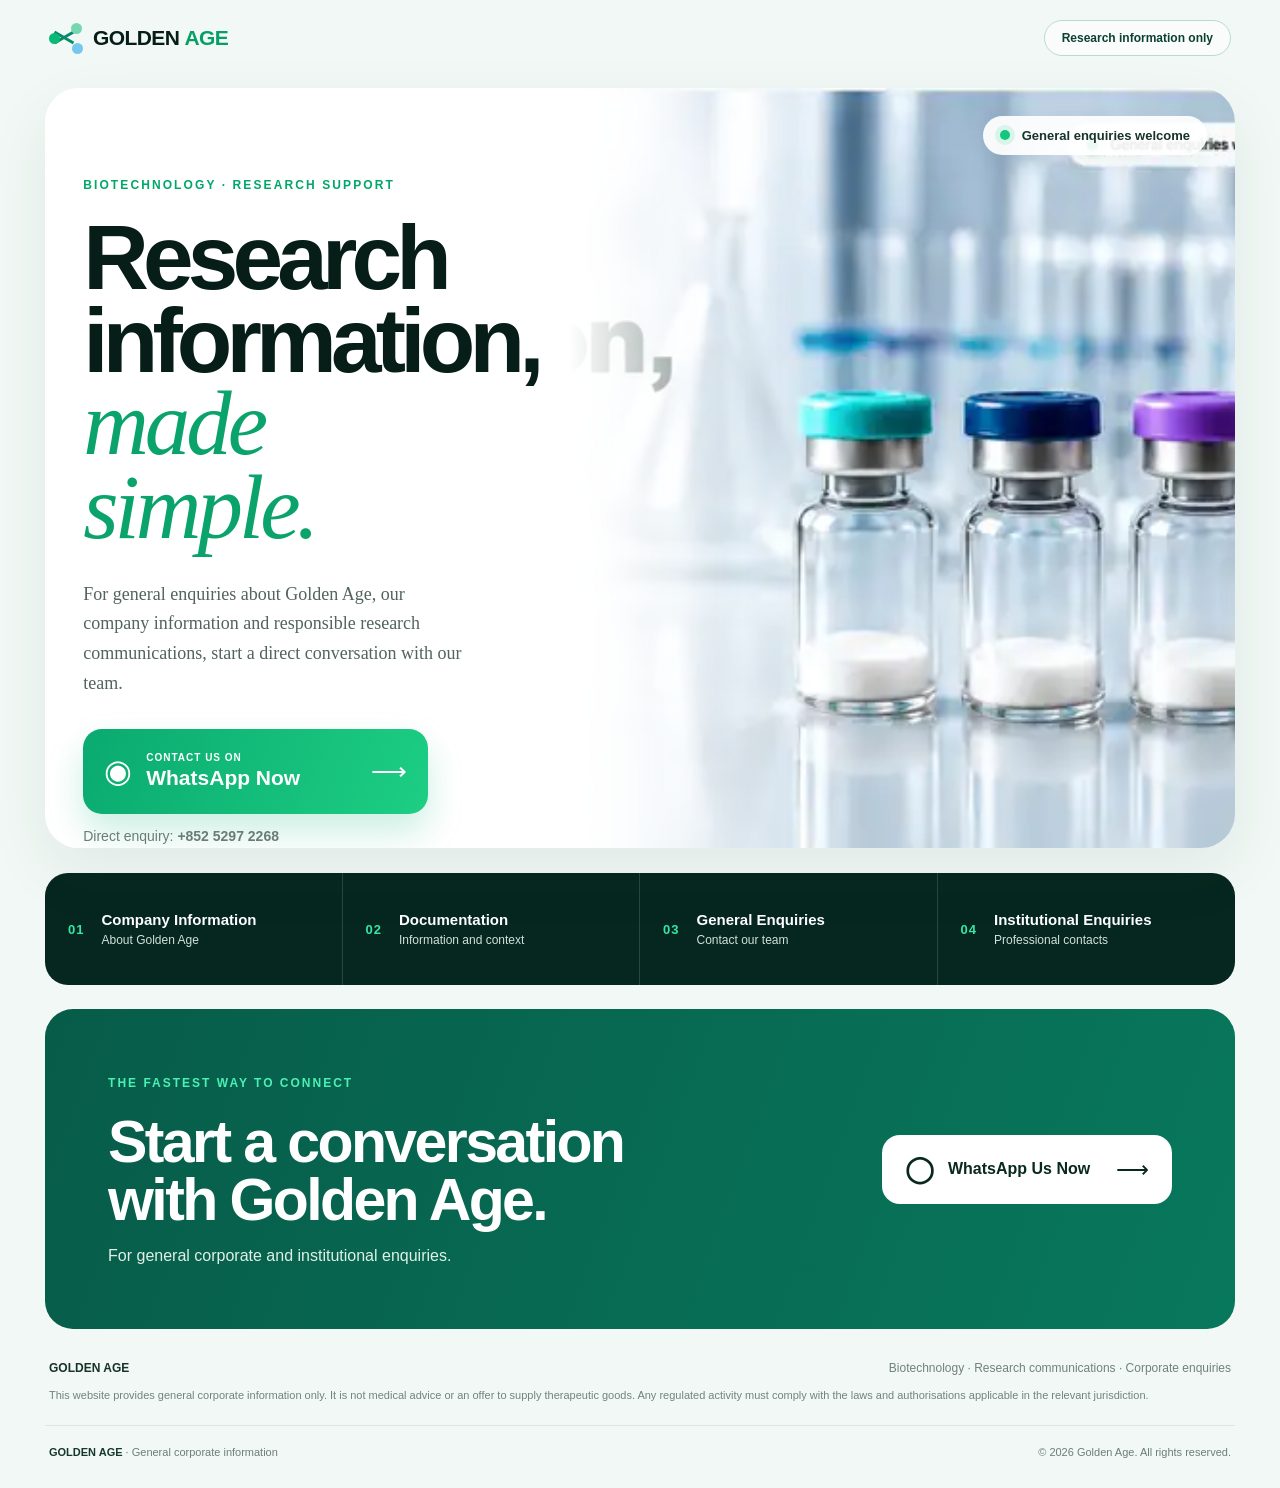
<file: index.html>
<!doctype html><html lang="en"><head><meta charset="utf-8"><meta name="viewport" content="width=device-width,initial-scale=1"><meta name="theme-color" content="#f1f8f5"><meta name="description" content="Golden Age — general biotechnology and institutional enquiries."><title>Golden Age | Biotechnology Enquiries</title><link rel="stylesheet" href="assets/style.css"></head><body><header class="topbar"><a class="brand" href="./"><span class="brand-symbol"><i></i><b></b><em></em></span><span>GOLDEN <strong>AGE</strong></span></a><span class="top-pill">Research information only</span></header><main class="page-shell"><section class="hero-card"><div class="hero-copy"><div class="eyebrow">BIOTECHNOLOGY · RESEARCH SUPPORT</div><h1>Research<br>information,<br><em>made<br>simple.</em></h1><p class="intro">For general enquiries about Golden Age, our company information and responsible research communications, start a direct conversation with our team.</p><a class="wa-button" href="https://wa.me/85252972268?text=Hello%20Golden%20Age%2C%20I%27d%20like%20to%20make%20a%20general%20enquiry." target="_blank" rel="noopener"><span class="wa-icon">◉</span><span><small>CONTACT US ON</small><b>WhatsApp Now</b></span><strong>⟶</strong></a><p class="direct">Direct enquiry: <b>+852 5297 2268</b></p></div><div class="hero-art" aria-label="Stylised laboratory scene with research vials"><div class="lab-glass"></div><div class="lab-shelf"></div><div class="vial vial-a"><i></i><b></b></div><div class="vial vial-b"><i></i><b></b></div><div class="vial vial-c"><i></i><b></b></div><div class="vial vial-d"><i></i><b></b></div><div class="vial vial-e"><i></i><b></b></div><div class="vial vial-f"><i></i><b></b></div></div><span class="status-pill"><i></i> General enquiries welcome</span></section><section class="info-strip"><a href="#about"><b>01</b><span><strong>Company Information</strong><small>About Golden Age</small></span></a><a href="#documents"><b>02</b><span><strong>Documentation</strong><small>Information and context</small></span></a><a href="#contact"><b>03</b><span><strong>General Enquiries</strong><small>Contact our team</small></span></a><a href="wholesale/"><b>04</b><span><strong>Institutional Enquiries</strong><small>Professional contacts</small></span></a></section><section class="cta-panel" id="contact"><div><small>THE FASTEST WAY TO CONNECT</small><h2>Start a conversation<br>with Golden Age.</h2><p>For general corporate and institutional enquiries.</p></div><a href="https://wa.me/85252972268?text=Hello%20Golden%20Age%2C%20I%27d%20like%20to%20make%20a%20general%20enquiry." target="_blank" rel="noopener" class="cta-button"><span>◯</span> WhatsApp Us Now <b>⟶</b></a></section><section class="below" id="about"><strong>GOLDEN AGE</strong><span id="documents">Biotechnology · Research communications · Corporate enquiries</span></section><p class="disclaimer">This website provides general corporate information only. It is not medical advice or an offer to supply therapeutic goods. Any regulated activity must comply with the laws and authorisations applicable in the relevant jurisdiction.</p></main><footer><span><b>GOLDEN AGE</b> · General corporate information</span><span>© 2026 Golden Age. All rights reserved.</span></footer></body></html>
</file>
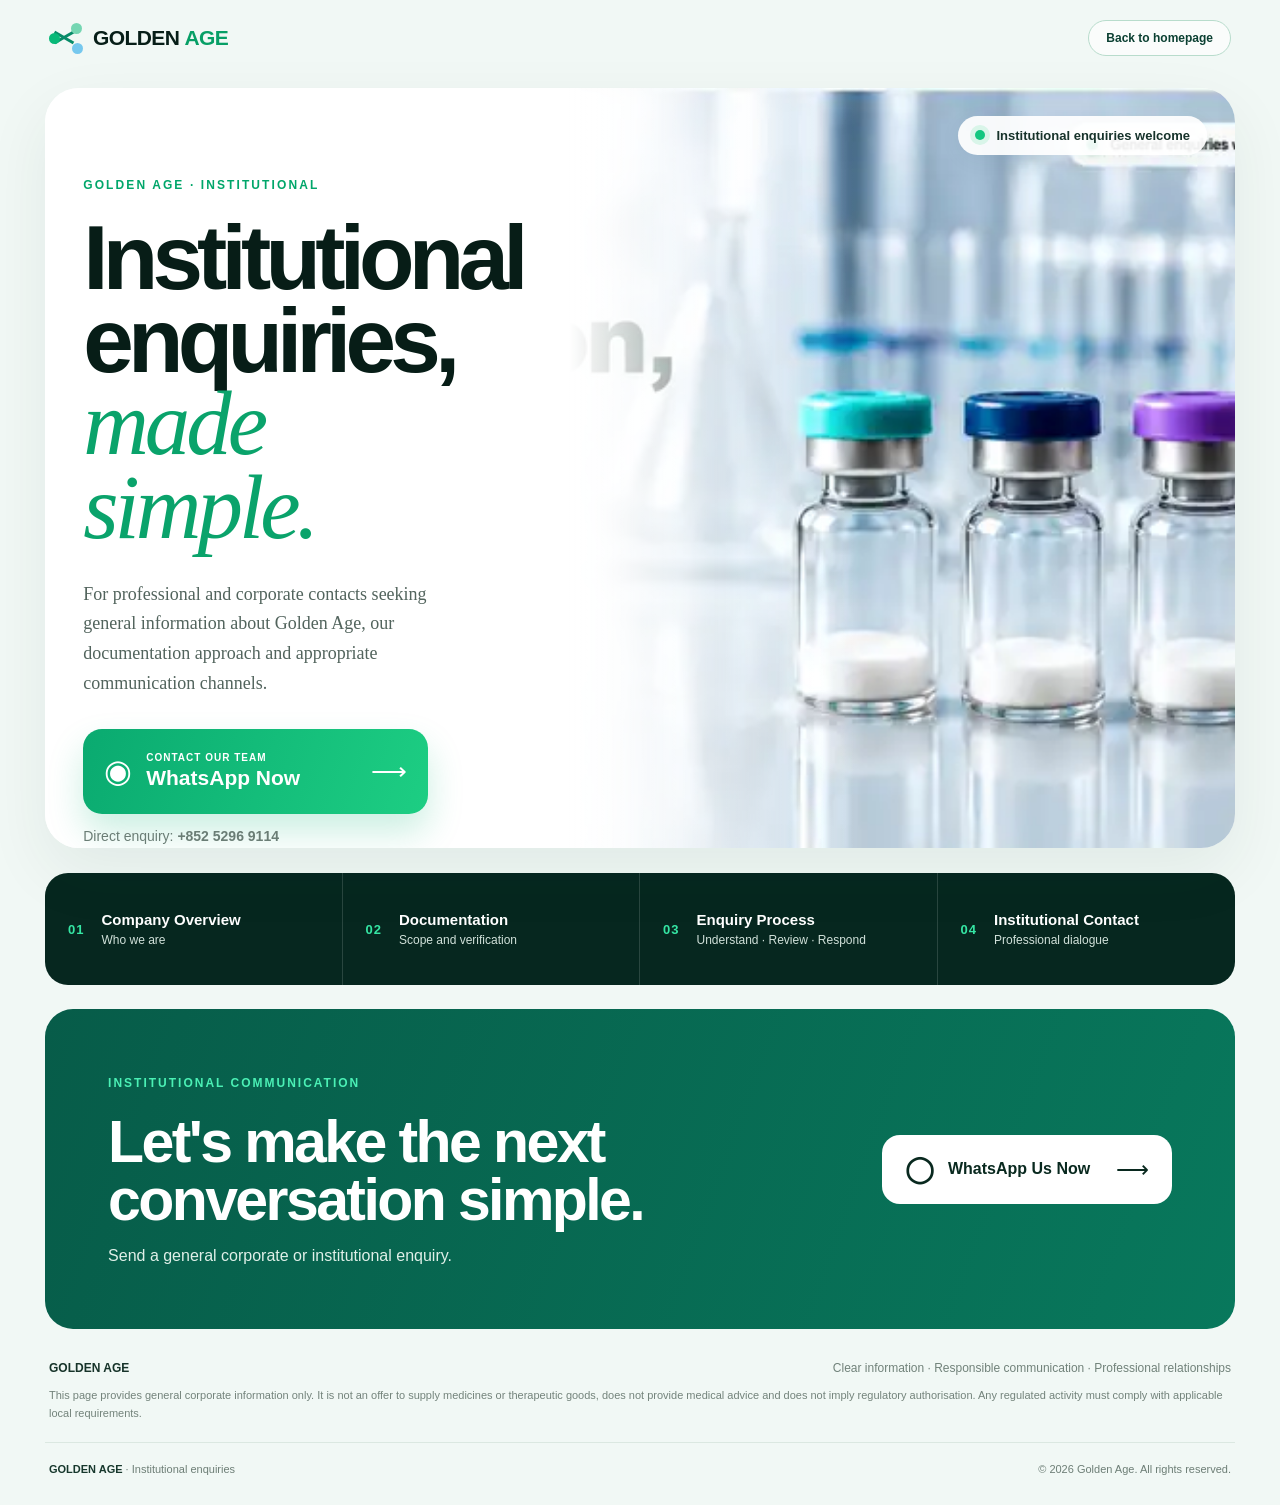
<file: wholesale/index.html>
<!doctype html><html lang="en"><head><meta charset="utf-8"><meta name="viewport" content="width=device-width,initial-scale=1"><meta name="theme-color" content="#f1f8f5"><title>Institutional Enquiries | Golden Age</title><link rel="stylesheet" href="../assets/style.css"></head><body><header class="topbar"><a class="brand" href="../"><span class="brand-symbol"><i></i><b></b><em></em></span><span>GOLDEN <strong>AGE</strong></span></a><a class="top-pill top-link" href="../">Back to homepage</a></header><main class="page-shell"><section class="hero-card"><div class="hero-copy"><div class="eyebrow">GOLDEN AGE · INSTITUTIONAL</div><h1>Institutional<br>enquiries,<br><em>made<br>simple.</em></h1><p class="intro">For professional and corporate contacts seeking general information about Golden Age, our documentation approach and appropriate communication channels.</p><a class="wa-button" href="https://wa.me/85252969114?text=Hello%20Golden%20Age%2C%20I%27d%20like%20to%20make%20a%20general%20enquiry." target="_blank" rel="noopener"><span class="wa-icon">◉</span><span><small>CONTACT OUR TEAM</small><b>WhatsApp Now</b></span><strong>⟶</strong></a><p class="direct">Direct enquiry: <b>+852 5296 9114</b></p></div><div class="hero-art" aria-label="Stylised laboratory scene with research vials"><div class="lab-glass"></div><div class="lab-shelf"></div><div class="vial vial-a"><i></i><b></b></div><div class="vial vial-b"><i></i><b></b></div><div class="vial vial-c"><i></i><b></b></div><div class="vial vial-d"><i></i><b></b></div><div class="vial vial-e"><i></i><b></b></div><div class="vial vial-f"><i></i><b></b></div></div><span class="status-pill"><i></i> Institutional enquiries welcome</span></section><section class="info-strip"><a href="#overview"><b>01</b><span><strong>Company Overview</strong><small>Who we are</small></span></a><a href="#documents"><b>02</b><span><strong>Documentation</strong><small>Scope and verification</small></span></a><a href="#process"><b>03</b><span><strong>Enquiry Process</strong><small>Understand · Review · Respond</small></span></a><a href="#contact"><b>04</b><span><strong>Institutional Contact</strong><small>Professional dialogue</small></span></a></section><section class="cta-panel" id="contact"><div><small>INSTITUTIONAL COMMUNICATION</small><h2>Let's make the next<br>conversation simple.</h2><p>Send a general corporate or institutional enquiry.</p></div><a href="https://wa.me/85252969114?text=Hello%20Golden%20Age%2C%20I%27d%20like%20to%20make%20a%20general%20enquiry." target="_blank" rel="noopener" class="cta-button"><span>◯</span> WhatsApp Us Now <b>⟶</b></a></section><section class="below" id="overview"><strong>GOLDEN AGE</strong><span id="documents">Clear information · Responsible communication · Professional relationships</span></section><p class="disclaimer">This page provides general corporate information only. It is not an offer to supply medicines or therapeutic goods, does not provide medical advice and does not imply regulatory authorisation. Any regulated activity must comply with applicable local requirements.</p></main><footer><span><b>GOLDEN AGE</b> · Institutional enquiries</span><span>© 2026 Golden Age. All rights reserved.</span></footer></body></html>
</file>
<file: assets/style.css>
*{box-sizing:border-box}:root{--green:#08a86b;--deep:#06271f;--mint:#f1f8f5;--text:#0a211b;--muted:#61736d}html{scroll-behavior:smooth}body{margin:0;background:var(--mint);color:var(--text);font-family:Arial,Helvetica,sans-serif}.topbar{height:76px;max-width:1190px;margin:auto;padding:0 4px;display:flex;align-items:center;justify-content:space-between}.brand{display:flex;align-items:center;gap:13px;font-size:21px;font-weight:800;letter-spacing:-.6px;color:#071e18;text-decoration:none}.brand strong{color:#079f66}.brand-symbol{width:31px;height:30px;position:relative;display:inline-block}.brand-symbol:before,.brand-symbol:after{content:"";position:absolute;width:22px;height:3px;background:#078b68;left:4px;top:13px;transform:rotate(-30deg)}.brand-symbol:after{transform:rotate(30deg)}.brand-symbol i,.brand-symbol b,.brand-symbol em{position:absolute;width:11px;height:11px;border-radius:50%;z-index:2;background:#08b978;left:0;top:10px}.brand-symbol b{left:22px;top:0;background:#75d6b2}.brand-symbol em{left:23px;top:20px;background:#76c8ee}.top-pill{border:1px solid #b8dccc;border-radius:30px;padding:10px 17px;font-size:12px;font-weight:700;color:#0b4032;background:#ffffffa8}.top-link{text-decoration:none}.page-shell{max-width:1190px;margin:12px auto 0}.hero-card{height:760px;max-height:calc(100vh - 105px);min-height:680px;border-radius:34px;background:#fff;position:relative;overflow:hidden;display:grid;grid-template-columns:44% 56%;box-shadow:0 24px 65px #123f2c12}.hero-copy{padding:88px 25px 55px 7.3%;position:relative;z-index:3;background:linear-gradient(90deg,#fff 78%,#ffffffef 90%,#ffffff00 100%)}.eyebrow{font-size:12px;letter-spacing:2.1px;font-weight:800;color:#00a66a;max-width:360px;line-height:1.5}.hero-copy h1{font-size:clamp(65px,7.1vw,91px);letter-spacing:-5.8px;line-height:.91;margin:23px 0 30px;font-weight:850;color:#071d17}.hero-copy h1 em{font-family:Georgia,serif;font-weight:400;font-style:italic;color:#0aa36b;letter-spacing:-4px}.intro{font-family:Georgia,serif;font-size:18px;line-height:1.65;color:#52645d;max-width:390px;margin:0 0 30px}.wa-button{height:85px;width:345px;max-width:100%;border-radius:19px;background:linear-gradient(110deg,#0aaa70,#1dce83);color:white;display:flex;align-items:center;padding:0 21px;gap:14px;text-decoration:none;box-shadow:0 18px 35px #10b77a38}.wa-icon{font-size:32px;line-height:1}.wa-button span:nth-child(2){display:flex;flex-direction:column;gap:3px}.wa-button small{font-size:10px;letter-spacing:1px;font-weight:800}.wa-button b{font-size:21px}.wa-button strong{margin-left:auto;font-size:25px;font-weight:400}.direct{font-size:14px;color:#6a7d75;margin:14px 0}.direct b{font-weight:700}.hero-art{position:absolute;right:0;top:0;width:56%;height:100%;overflow:hidden;background:linear-gradient(90deg,#ffffff 0%,#ffffffd9 7%,#ffffff00 43%),url('./vials-real.webp?v=4') center center/cover no-repeat;}.hero-art:before{display:none!important;content:"";position:absolute;inset:0;background:linear-gradient(90deg,#fff 0%,#ffffffc9 10%,#ffffff00 38%),repeating-linear-gradient(90deg,transparent 0 90px,#ffffff27 92px 98px,transparent 100px 180px);filter:blur(5px)}.lab-glass{position:absolute;left:13%;top:8%;width:42%;height:68%;background:linear-gradient(90deg,#ffffff00,#fff8,#ffffff00);filter:blur(18px);transform:skew(-10deg)}.lab-shelf{position:absolute;bottom:0;left:0;right:0;height:24%;background:linear-gradient(180deg,#ffffff00,#e8eff5 65%,#fff);border-top:1px solid #fff9}.status-pill{position:absolute;right:28px;top:28px;border-radius:28px;background:#ffffffeb;padding:12px 17px;font-size:13px;font-weight:750;color:#17332b;z-index:5;box-shadow:0 5px 20px #314d6610}.status-pill i{display:inline-block;width:10px;height:10px;border-radius:50%;background:#13c780;margin-right:8px;box-shadow:0 0 0 5px #d9f5e9}.vial{position:absolute;z-index:2;width:125px;height:245px;bottom:12%;border-radius:17px 17px 23px 23px;background:linear-gradient(90deg,#aab9c6aa,#ffffffd9 17%,#f9ffffed 50%,#b9c8d3aa 100%);border:2px solid #d5e0e8;box-shadow:inset 8px 0 12px #fff9,inset -9px 0 12px #879baa26,0 14px 22px #536c8128}.vial:before{content:"";position:absolute;top:-31px;left:12px;right:12px;height:39px;border-radius:11px 11px 5px 5px;background:linear-gradient(90deg,#16b5c5,#62d3d7 35%,#087d91 100%);border:2px solid #a9c5cf}.vial:after{content:"";position:absolute;top:17px;left:23px;right:23px;height:20px;border-radius:3px;background:linear-gradient(#d8e1e7,#fff,#cbd5df)}.vial b{position:absolute;left:0;right:0;top:80px;height:75px;background:linear-gradient(90deg,#fff9,#fff 45%,#edf2f6);border-top:1px solid #d9e2e8;border-bottom:1px solid #d9e2e8}.vial i{position:absolute;left:14px;right:14px;bottom:12px;height:28px;border-radius:50%;background:radial-gradient(ellipse,#fff 0,#f5f8fa 60%,#dce5eb 100%)}.vial-a{right:43%;bottom:10%;transform:scale(.94)}.vial-b{right:20%;bottom:10%;transform:scale(1.04)}.vial-c{right:-3%;bottom:10%;transform:scale(1.05)}.vial-d{right:35%;bottom:48%;transform:scale(.84)}.vial-e{right:12%;bottom:48%;transform:scale(.87)}.vial-f{right:-10%;bottom:48%;transform:scale(.87)}.vial-b:before,.vial-e:before{background:linear-gradient(90deg,#122b59,#2c4d87 45%,#071b3f)}.vial-c:before,.vial-f:before{background:linear-gradient(90deg,#5946b5,#9c7be7 45%,#48329b)}.info-strip{margin:25px 0 24px;background:#06271f;border-radius:23px;min-height:112px;display:grid;grid-template-columns:repeat(4,1fr);overflow:hidden}.info-strip a{display:flex;align-items:center;gap:17px;padding:22px 23px;color:#fff;text-decoration:none;border-right:1px solid #ffffff24}.info-strip a:last-child{border:0}.info-strip a>b{font-size:13px;letter-spacing:1px;color:#35e6a4}.info-strip span{display:flex;flex-direction:column;gap:5px}.info-strip strong{font-size:15px}.info-strip small{font-size:12px;color:#d1e1da}.cta-panel{min-height:320px;border-radius:28px;background:linear-gradient(110deg,#075c49,#08785c);padding:55px 5.3%;display:flex;align-items:center;justify-content:space-between;gap:35px;color:white}.cta-panel>div>small{font-size:12px;font-weight:800;letter-spacing:2px;color:#4bf0b5}.cta-panel h2{font-size:clamp(39px,4.7vw,59px);line-height:.98;letter-spacing:-2.6px;margin:23px 0 18px}.cta-panel p{font-size:16px;color:#e0f0e9;margin:0}.cta-button{height:69px;min-width:290px;border-radius:18px;background:white;color:#09291f;text-decoration:none;display:flex;align-items:center;gap:14px;padding:0 23px;font-weight:800;font-size:16px}.cta-button span{font-size:26px}.cta-button b{margin-left:auto;font-size:23px;font-weight:400}.below{display:flex;justify-content:space-between;padding:32px 4px 12px;font-size:12px;color:#71827a}.below strong{color:#17342a}.disclaimer{font-size:11px;line-height:1.6;color:#73837b;padding:0 4px 20px;margin:0}footer{max-width:1190px;margin:auto;border-top:1px solid #dbe8e1;padding:20px 4px 30px;display:flex;justify-content:space-between;color:#6d7e76;font-size:11px}footer b{color:#17382d}@media(max-width:900px){.topbar,.page-shell,footer{margin-left:22px;margin-right:22px}.hero-card{grid-template-columns:48% 52%;height:690px;min-height:640px}.hero-copy{padding-left:6%;padding-top:75px}.hero-copy h1{font-size:clamp(58px,8vw,75px)}.vial{width:100px;height:210px}.info-strip a{padding:18px 13px;gap:10px}.info-strip strong{font-size:13px}.info-strip small{font-size:10px}.cta-panel{padding:45px 4%}.cta-button{min-width:245px}}@media(max-width:620px){.topbar{height:65px;margin:0 17px}.brand{font-size:18px}.top-pill{font-size:10px;padding:8px 11px}.page-shell{margin:7px 12px 0}.hero-card{height:auto;max-height:none;min-height:0;display:flex;flex-direction:column;border-radius:24px}.hero-copy{order:1;padding:40px 25px 23px;background:linear-gradient(180deg,#fff 75%,#ffffffed)}.eyebrow{font-size:10px;letter-spacing:1.5px}.hero-copy h1{font-size:62px;letter-spacing:-4px;line-height:.92;margin:20px 0}.hero-copy h1 em{letter-spacing:-3px}.intro{font-size:16px;line-height:1.55;margin-bottom:22px}.wa-button{height:75px;width:100%;border-radius:16px}.wa-button b{font-size:19px}.hero-art{position:relative;order:2;width:100%;height:350px;min-height:350px;right:auto;top:auto}.status-pill{top:18px;right:16px;font-size:10px;padding:10px 12px}.vial{width:83px;height:174px;bottom:9%}.vial:before{height:31px;top:-25px}.vial:after{top:12px}.vial b{top:62px;height:55px}.vial-a{right:57%;transform:scale(.86)}.vial-b{right:29%;transform:scale(.9)}.vial-c{right:1%;transform:scale(.9)}.vial-d{right:48%;bottom:51%;transform:scale(.7)}.vial-e{right:20%;bottom:51%;transform:scale(.7)}.vial-f{right:-8%;bottom:51%;transform:scale(.7)}.info-strip{grid-template-columns:1fr 1fr;margin:15px 0;border-radius:17px}.info-strip a{min-height:83px;padding:13px 12px;border-bottom:1px solid #ffffff24}.info-strip a:nth-child(2){border-right:0}.info-strip a:nth-child(3){border-bottom:0}.info-strip a:nth-child(4){border-right:0;border-bottom:0}.info-strip strong{font-size:12px}.info-strip small{font-size:10px}.cta-panel{display:block;min-height:0;padding:34px 25px;border-radius:20px}.cta-panel h2{font-size:39px;margin:17px 0 13px}.cta-panel p{font-size:13px}.cta-button{min-width:0;width:100%;height:61px;margin-top:25px;font-size:14px}.below{display:block;padding:24px 3px 8px}.below span{display:block;margin-top:5px;font-size:10px}.disclaimer{font-size:9px}footer{margin:0 16px;padding:16px 2px 24px;display:block;font-size:10px}footer span{display:block;margin-top:5px}}
.vial,.lab-glass,.lab-shelf{display:none!important}
@media(max-width:620px){.hero-art{background-position:center center;background-size:cover}}

.vial,.lab-glass,.lab-shelf{display:none!important}
@media(max-width:620px){.hero-art{background-position:center center;background-size:cover}}
</file>
